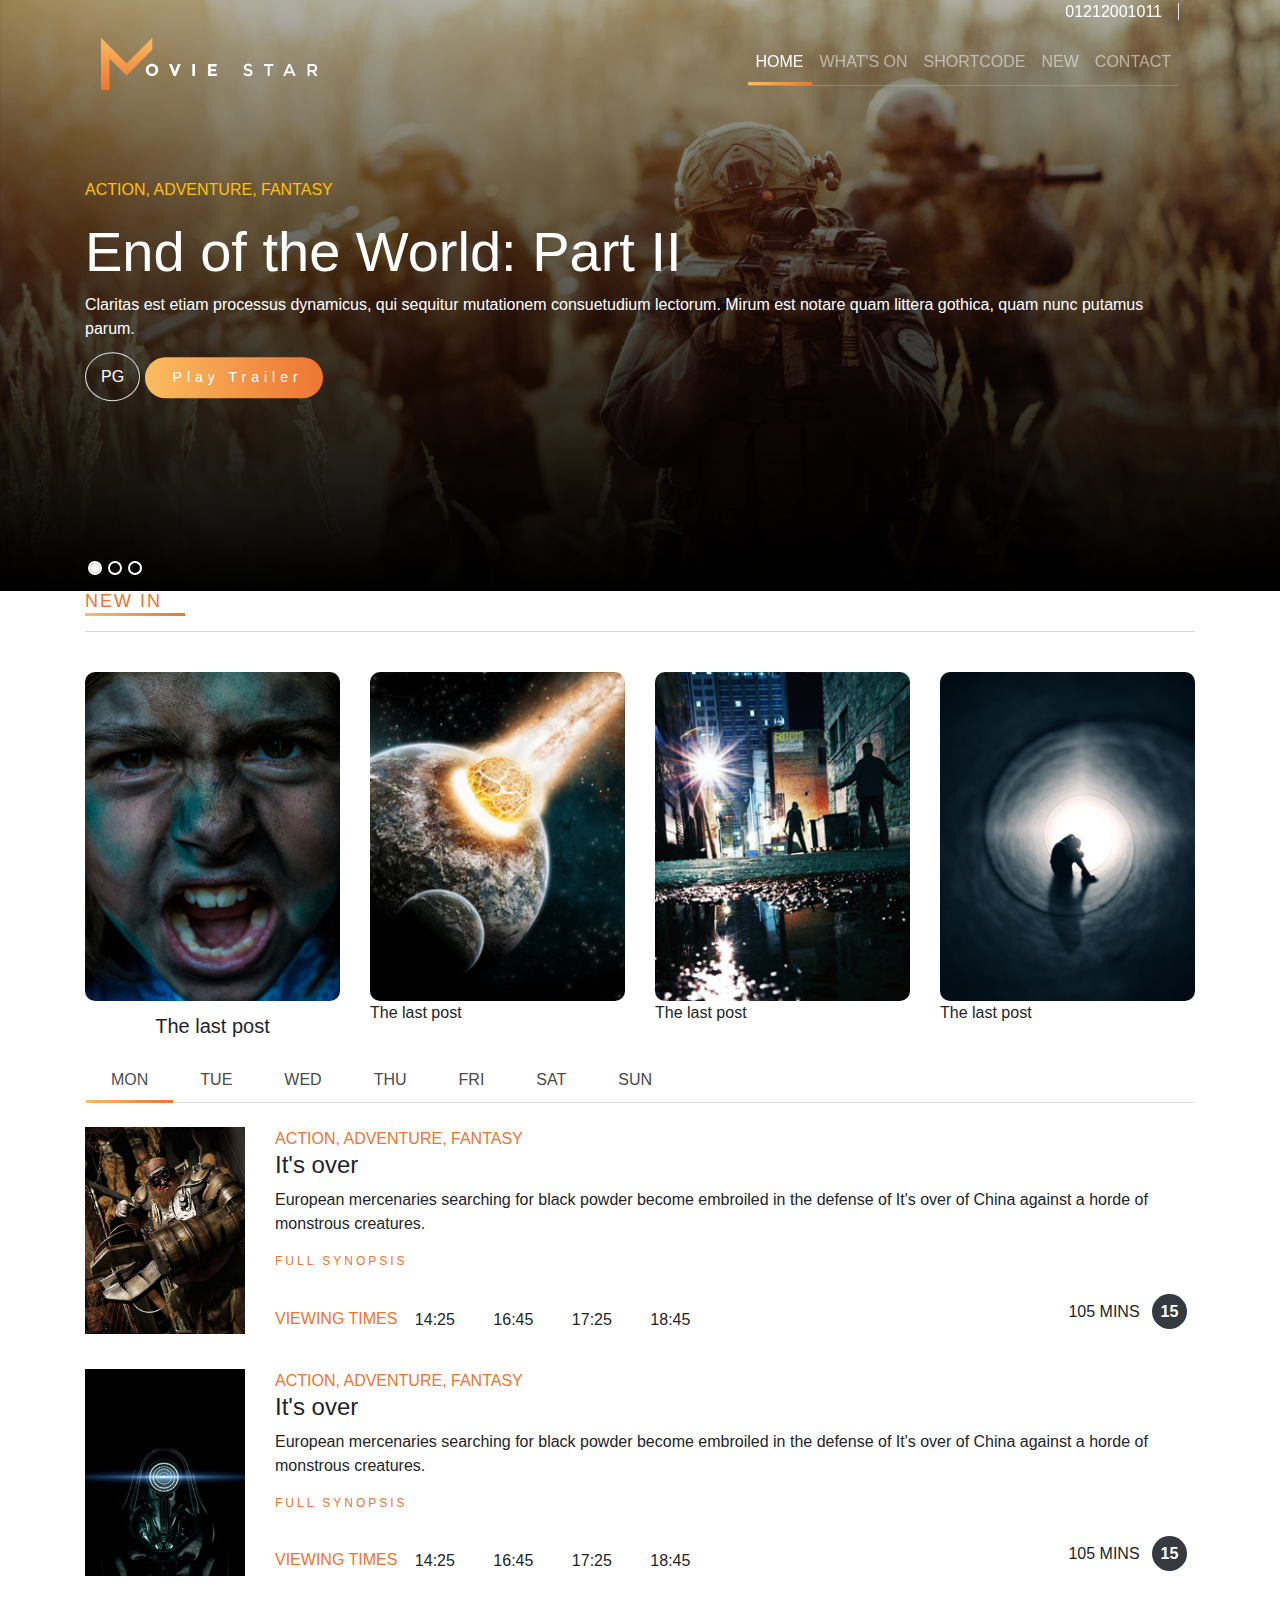
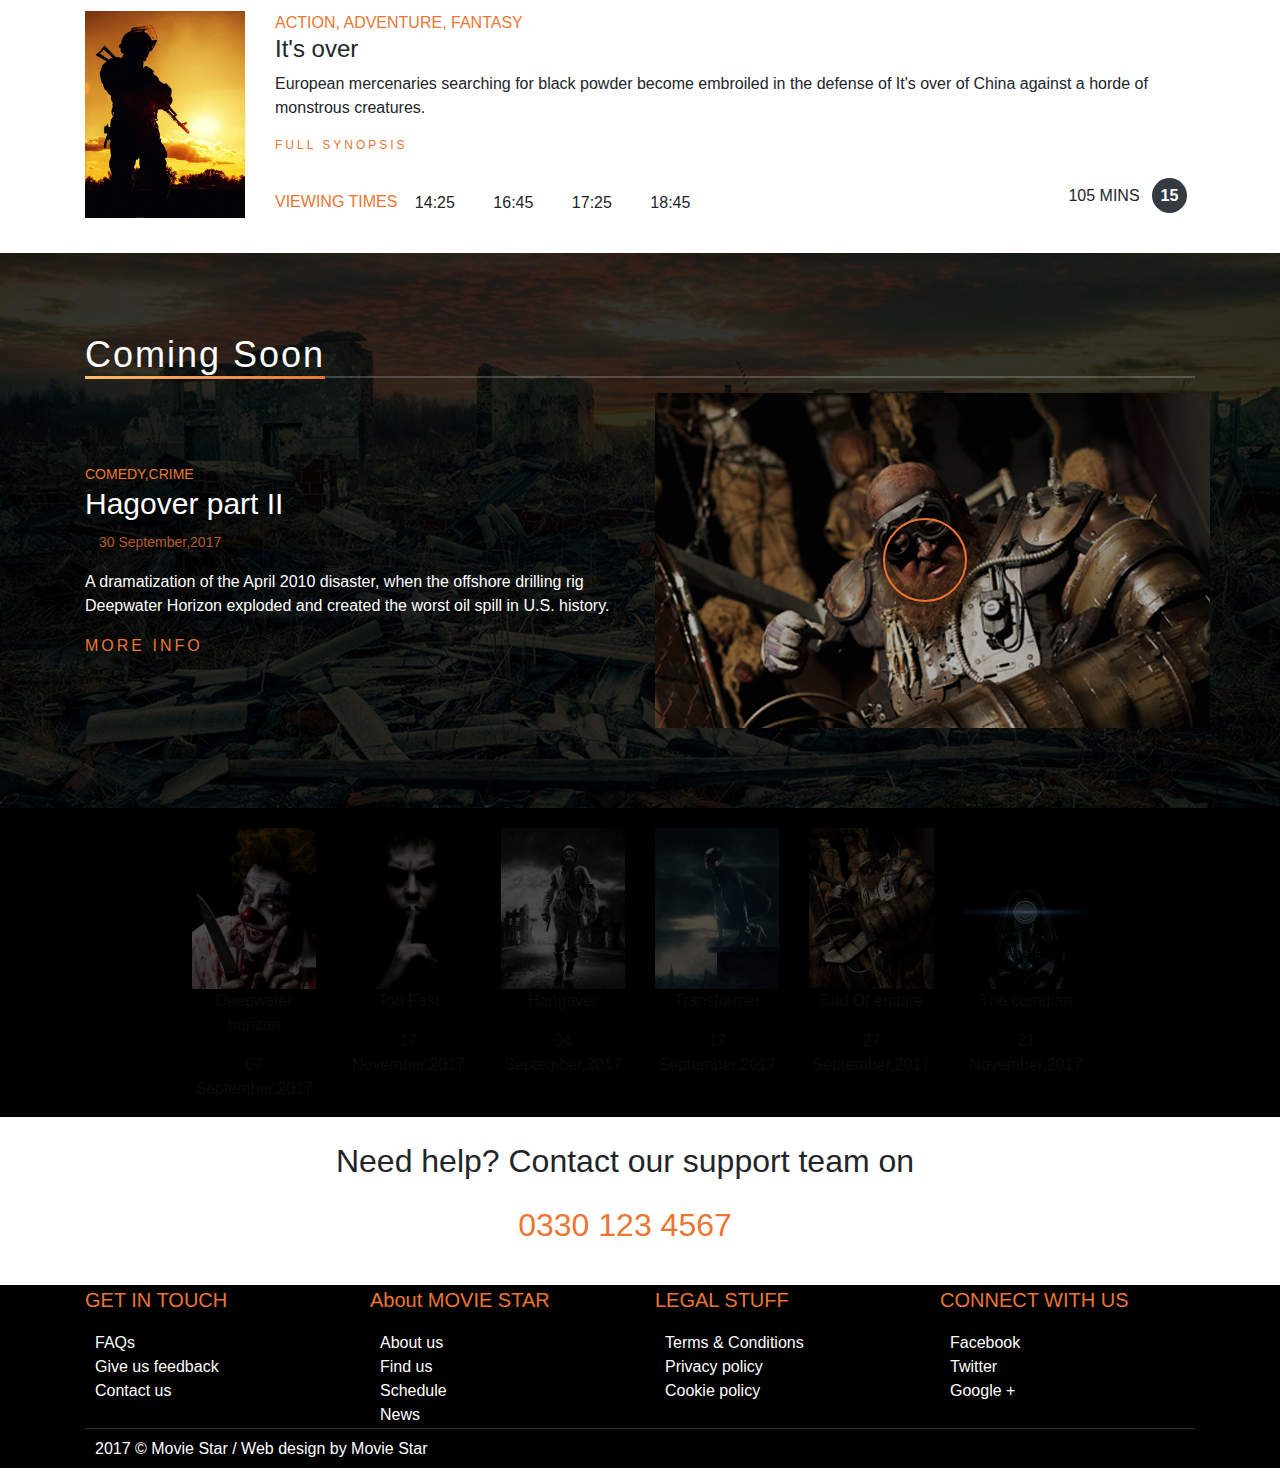
<file: index.html>
<!DOCTYPE html>
<html lang="en">

<head>
  <meta charset="UTF-8">
  <meta name="viewport" content="width=device-width, initial-scale=1.0">
  <title>Movie</title>
  <!-- main css  -->
  <link rel="stylesheet" href="./css/index.css">
  <link rel="stylesheet" href="./css/magnific-popup.css">

  <!-- BS4 _CSS  -->
  <link rel="stylesheet" href="https://stackpath.bootstrapcdn.com/bootstrap/4.5.2/css/bootstrap.min.css"
    integrity="sha384-JcKb8q3iqJ61gNV9KGb8thSsNjpSL0n8PARn9HuZOnIxN0hoP+VmmDGMN5t9UJ0Z" crossorigin="anonymous">
  <!-- font google  -->
  <link href="https://fonts.googleapis.com/css2?family=Roboto+Condensed:wght@300;400;700&display=swap" rel="stylesheet">
  <!-- font awesome  -->
  <link rel="stylesheet" href="https://cdnjs.cloudflare.com/ajax/libs/font-awesome/5.14.0/css/all.min.css"
    integrity="sha512-1PKOgIY59xJ8Co8+NE6FZ+LOAZKjy+KY8iq0G4B3CyeY6wYHN3yt9PW0XpSriVlkMXe40PTKnXrLnZ9+fkDaog=="
    crossorigin="anonymous" />
</head>

<body>
  <header class=" header">
    <div class="container">
      <p class=" text-white text-right mb-0">
        <i class="fas fa-phone-alt"></i>
        <span class="mx-3 border-right pr-3">01212001011</span>
        <i class="fa fa-search"></i>
      </p>
      <nav class="navbar navbar-expand-lg navbar-dark ">
        <a class="navbar-brand" href="#">
          <img src="./img/logo.svg" alt=""></a>
        <button class="navbar-toggler" type="button" data-toggle="collapse" data-target="#movieNavBar"
          aria-controls="navbarSupportedContent" aria-expanded="false" aria-label="Toggle navigation">
          <span class="navbar-toggler-icon"></span>
        </button>

        <div class="collapse navbar-collapse" id="movieNavBar">
          <ul class="navbar-nav ml-auto ">
            <li class="nav-item active">
              <a class="nav-link" href="#">HOME</a>
            </li>
            <li class="nav-item">
              <a class="nav-link" href="#">WHAT'S ON</a>
            </li>
            <li class="nav-item">
              <a class="nav-link" href="#">SHORTCODE</a>
            </li>
            <li class="nav-item">
              <a class="nav-link" href="#">NEW</a>
            </li>
            <li class="nav-item">
              <a class="nav-link" href="#">CONTACT</a>
            </li>


          </ul>

        </div>
      </nav>
      <!-- <p class="bg-dark text-white text-right container-fluid">
        <i class="fas fa-phone-alt"></i>
    <span>01212001011</span>
    <i class="fa fa-search"></i>
    </p> -->
    </div>
  </header>
  <section class="movieCarousel">
    <!-- data-ride="carousel"  -->
    <div id="carouselMovie" class="carousel slide carousel-fade" data-ride="carousel">
      <ol class="container carousel-indicators">
        <li data-target="#carouselMovie" data-slide-to="0" class="active"></li>
        <li data-target="#carouselMovie" data-slide-to="1"></li>
        <li data-target="#carouselMovie" data-slide-to="2"></li>
      </ol>
      <div class="carousel-inner">
        <div class="carousel-item active">
          <img src="./img/hero-1.jpg" class="d-block w-100" alt="...">
          <div class="container  carousel-caption d-none d-md-block">
            <p class="text-warning">ACTION, ADVENTURE, FANTASY</p>
            <h2 class="display-4">End of the World: Part II</h2>
            <p>Claritas est etiam processus dynamicus, qui sequitur mutationem consuetudium lectorum. Mirum est notare
              quam littera gothica, quam nunc putamus parum.</p>
            <div>
              <span class="border rounded-circle  ">PG</span>
              <button class="btn-trailer"><i class="fa fa-play mr-2"></i>Play Trailer</button>
            </div>
          </div>
          <div class="overlay"></div>
        </div>
        <div class="carousel-item">
          <img src="./img/hero-2.jpg" class="d-block w-100" alt="...">
          <div class="carousel-caption d-none d-md-block">
            <p>ACTION, ADVENTURE, FANTASY</p>
            <h2>End of the World: Part II</h2>
            <p>Claritas est etiam processus dynamicus, qui sequitur mutationem consuetudium lectorum. Mirum est notare
              quam littera gothica, quam nunc putamus parum.</p>
            <div>
              <span class="border rounded-circle"   >PG</span>
              <button class="btn-trailer"><i class="fa fa-play"></i>Play Trailer</button>
            </div>
          </div>
          <div class="overlay"></div>


        </div>
        <div class="carousel-item">
          <img src="./img/hero-3.jpg" class="d-block w-100" alt="...">
          <div class="carousel-caption d-none d-md-block">
            <p>ACTION, ADVENTURE, FANTASY</p>
            <h2>End of the World: Part II</h2>
            <p>Claritas est etiam processus dynamicus, qui sequitur mutationem consuetudium lectorum. Mirum est notare
              quam littera gothica, quam nunc putamus parum.</p>
            <div>
              <span class="border rounded-circle"  >PG</span>
              <button class="btn-trailer"><i class="fa fa-play"></i>Play Trailer</button>
            </div>
          </div>
          <div class="overlay"></div>

        </div>
      </div>
     
    </div>
  </section>
  <section class="newIn">
    <div class="container">
      <h1 class="newIn__title">NEW IN</h1>
      <div class="row">
        <div class=" col-md-3 col-6   ">
          <div class="newIn__item">
            <div class="newIn__info">
              <img class="img-fluid" src="./img/movie-1.jpg" alt="">
              <div class="newIn__overlay"></div>
              <div class="newIn__detail">
                <i class="fa fa-play"></i>
                <a href="#">Read More</a>
                <p>Release: 7 Mar 2020</p>
              </div>
            </div>
            <p class="newIn__item__title">The last post</p>
            <p class="newIn__item__rating">
              <i class="fa fa-star"></i>
              <i class="fa fa-star"></i>
              <i class="fa fa-star"></i>
              <i class="fa fa-star"></i>
              <i class="fa fa-star"></i>
            </p>
          </div>



        </div>
        <div class=" col-md-3 col-6  ">
          <div class="newIn__item">
            <div class="newIn__info">
              <img class="img-fluid"  src="./img/movie-2.jpg" alt="">
              <div class="newIn__overlay"></div>
              <div class="newIn__detail">
                <i class="fa fa-play"></i>
                <a href="#">Read More</a>
                <p>Release: 7 Mar 2020</p>
              </div>
            </div>
            <p>The last post</p>
            <p>
              <i class="fa fa-star"></i>
              <i class="fa fa-star"></i>
              <i class="fa fa-star"></i>
              <i class="fa fa-star"></i>
              <i class="fa fa-star"></i>
            </p>
          </div>



        </div>

        <div class=" col-md-3 col-6  ">
          <div class="newIn__item">
            <div class="newIn__info">
              <img class="img-fluid" src="./img/movie-3.jpg" alt="">
              <div class="newIn__overlay"></div>
              <div class="newIn__detail">
                <i class="fa fa-play"></i>
                <a href="#">Read More</a>
                <p>Release: 7 Mar 2020</p>
              </div>
            </div>
            <p>The last post</p>
            <p>
              <i class="fa fa-star"></i>
              <i class="fa fa-star"></i>
              <i class="fa fa-star"></i>
              <i class="fa fa-star"></i>
              <i class="fa fa-star"></i>
            </p>
          </div>



        </div>

        <div class=" col-md-3 col-6">
          <div class="newIn__item">
            <div class="newIn__info">
              <img class="img-fluid" src="./img/movie-4.jpg" alt="">
              <div class="newIn__overlay"></div>
              <div class="newIn__detail">
                <i class="fa fa-play"></i>
                <a href="#">Read More</a>
                <p>Release: 7 Mar 2020</p>
              </div>
            </div>
            <p>The last post</p>
            <p>
              <i class="fa fa-star"></i>
              <i class="fa fa-star"></i>
              <i class="fa fa-star"></i>
              <i class="fa fa-star"></i>
              <i class="fa fa-star"></i>
            </p>
          </div>



        </div>




      </div>
    </div>
  </section>
  <section class="showTime">
    <div class="container">

      <ul class="nav nav-tabs" id="myTab" role="tablist">
        <li class="nav-item" role="presentation">
          <a class="nav-link active" id="home-tab" data-toggle="tab" href="#mon" role="tab" aria-controls="home"
            aria-selected="true">MON</a>
        </li>

        <li class="nav-item" role="presentation">
          <a class="nav-link " id="home-tab" data-toggle="tab" href="#tue" role="tab" aria-controls="home"
            aria-selected="true">TUE</a>
        </li>

        <li class="nav-item" role="presentation">
          <a class="nav-link " id="home-tab" data-toggle="tab" href="#wen" role="tab" aria-controls="home"
            aria-selected="true">WED</a>
        </li>

        <li class="nav-item" role="presentation">
          <a class="nav-link " id="home-tab" data-toggle="tab" href="#thur" role="tab" aria-controls="home"
            aria-selected="true">THU</a>
        </li>

        <li class="nav-item" role="presentation">
          <a class="nav-link " id="home-tab" data-toggle="tab" href="#fri" role="tab" aria-controls="home"
            aria-selected="true">FRI</a>
        </li>

        <li class="nav-item" role="presentation">
          <a class="nav-link " id="home-tab" data-toggle="tab" href="#sat" role="tab" aria-controls="home"
            aria-selected="true">SAT</a>
        </li>

        <li class="nav-item" role="presentation">
          <a class="nav-link " id="home-tab" data-toggle="tab" href="#sun" role="tab" aria-controls="home"
            aria-selected="true">SUN</a>
        </li>
      </ul>
      <div class="tab-content" id="myTabContent">
         <div class="tab-pane fade show active" id="mon" role="tabpanel" aria-labelledby="profile-tab">
           <div class="row showTime__movie my-4">
             <div class="col-2">
               <img src="./img/movie-11.jpg" class="img-fluid" alt="">
             </div>
             <div class="col-10">
               <div class="showTime__detail ">
                 <span>ACTION, ADVENTURE, FANTASY</span>
                 <h1 class="display-4">It's over</h1>
                 <p>European mercenaries searching for black powder become embroiled in the defense of It's over of China against a horde of monstrous creatures.</p>
                 <a class="d-block mb-4" href="#">FULL SYNOPSIS 
                   <i class="fa fa-angle-right"></i></a>
                 <div class="showTime__list d-flex justify-content-between align-items-center">
                   <div>
                    <i class="fa fa-clock"></i>
                    <span >VIEWING TIMES</span>
                    <button class="btn mr-2">14:25</button>
                    <button class="btn mr-2">16:45</button>
                    <button class="btn mr-2">17:25</button>
                    <button class="btn mr-2">18:45</button>
                   </div>
                   <p class="showTime__lenght mr-2">105 MINS <span class="d-inline-block bg-dark text-white font-weight-bold ml-2">15</span></p>
                 </div>
               </div>


             </div>
           </div>
           <div class="row showTime__movie my-4">
            <div class="col-2">
              <img src="./img/movie-12.jpg" class="img-fluid" alt="">
            </div>
            <div class="col-10">
              <div class="showTime__detail ">
                <span>ACTION, ADVENTURE, FANTASY</span>
                <h1 class="display-4">It's over</h1>
                <p>European mercenaries searching for black powder become embroiled in the defense of It's over of China against a horde of monstrous creatures.</p>
                <a class="d-block mb-4" href="#">FULL SYNOPSIS 
                  <i class="fa fa-angle-right"></i></a>
                <div class="showTime__list d-flex justify-content-between align-items-center">
                  <div>
                   <i class="fa fa-clock"></i>
                   <span >VIEWING TIMES</span>
                   <button class="btn mr-2">14:25</button>
                   <button class="btn mr-2">16:45</button>
                   <button class="btn mr-2">17:25</button>
                   <button class="btn mr-2">18:45</button>
                  </div>
                  <p class="showTime__lenght mr-2">105 MINS <span class="d-inline-block bg-dark text-white font-weight-bold ml-2">15</span></p>
                </div>
              </div>


            </div>
          </div>
          <div class="row showTime__movie my-4">
            <div class="col-2">
              <img src="./img/movie-13.jpg" class="img-fluid" alt="">
            </div>
            <div class="col-10">
              <div class="showTime__detail ">
                <span>ACTION, ADVENTURE, FANTASY</span>
                <h1 class="display-4">It's over</h1>
                <p>European mercenaries searching for black powder become embroiled in the defense of It's over of China against a horde of monstrous creatures.</p>
                <a class="d-block mb-4" href="#">FULL SYNOPSIS 
                  <i class="fa fa-angle-right"></i></a>
                <div class="showTime__list d-flex justify-content-between align-items-center">
                  <div>
                   <i class="fa fa-clock"></i>
                   <span >VIEWING TIMES</span>
                   <button class="btn mr-2">14:25</button>
                   <button class="btn mr-2">16:45</button>
                   <button class="btn mr-2">17:25</button>
                   <button class="btn mr-2">18:45</button>
                  </div>
                  <p class="showTime__lenght mr-2">105 MINS <span class="d-inline-block bg-dark text-white font-weight-bold ml-2">15</span></p>
                </div>
              </div>


            </div>
          </div>
         </div>
         <div class="tab-pane fade" id="tue" role="tabpanel" aria-labelledby="profile-tab">
          <div class="row showTime__movie my-4">
            <div class="col-2">
              <img src="./img/movie-12.jpg" class="img-fluid" alt="">
            </div>
            <div class="col-10">
              <div class="showTime__detail ">
                <span>ACTION, ADVENTURE, FANTASY</span>
                <h1 class="display-4">It's over</h1>
                <p>European mercenaries searching for black powder become embroiled in the defense of It's over of China against a horde of monstrous creatures.</p>
                <a class="d-block mb-4" href="#">FULL SYNOPSIS 
                  <i class="fa fa-angle-right"></i></a>
                <div class="showTime__list d-flex justify-content-between align-items-center">
                  <div>
                   <i class="fa fa-clock"></i>
                   <span >VIEWING TIMES</span>
                   <button class="btn mr-2">14:25</button>
                   <button class="btn mr-2">16:45</button>
                   <button class="btn mr-2">17:25</button>
                   <button class="btn mr-2">18:45</button>
                  </div>
                  <p class="showTime__lenght mr-2">105 MINS <span class="d-inline-block bg-dark text-white font-weight-bold ml-2">15</span></p>
                </div>
              </div>


            </div>
          </div>

          <div class="row showTime__movie my-4">
            <div class="col-2">
              <img src="./img/movie-11.jpg" class="img-fluid" alt="">
            </div>
            <div class="col-10">
              <div class="showTime__detail ">
                <span>ACTION, ADVENTURE, FANTASY</span>
                <h1 class="display-4">It's over</h1>
                <p>European mercenaries searching for black powder become embroiled in the defense of It's over of China against a horde of monstrous creatures.</p>
                <a class="d-block mb-4" href="#">FULL SYNOPSIS 
                  <i class="fa fa-angle-right"></i></a>
                <div class="showTime__list d-flex justify-content-between align-items-center">
                  <div>
                   <i class="fa fa-clock"></i>
                   <span >VIEWING TIMES</span>
                   <button class="btn mr-2">14:25</button>
                   <button class="btn mr-2">16:45</button>
                   <button class="btn mr-2">17:25</button>
                   <button class="btn mr-2">18:45</button>
                  </div>
                  <p class="showTime__lenght mr-2">105 MINS <span class="d-inline-block bg-dark text-white font-weight-bold ml-2">15</span></p>
                </div>
              </div>


            </div>
          </div>

          <div class="row showTime__movie my-4">
            <div class="col-2">
              <img src="./img/movie-13.jpg" class="img-fluid" alt="">
            </div>
            <div class="col-10">
              <div class="showTime__detail ">
                <span>ACTION, ADVENTURE, FANTASY</span>
                <h1 class="display-4">It's over</h1>
                <p>European mercenaries searching for black powder become embroiled in the defense of It's over of China against a horde of monstrous creatures.</p>
                <a class="d-block mb-4" href="#">FULL SYNOPSIS 
                  <i class="fa fa-angle-right"></i></a>
                <div class="showTime__list d-flex justify-content-between align-items-center">
                  <div>
                   <i class="fa fa-clock"></i>
                   <span >VIEWING TIMES</span>
                   <button class="btn mr-2">14:25</button>
                   <button class="btn mr-2">16:45</button>
                   <button class="btn mr-2">17:25</button>
                   <button class="btn mr-2">18:45</button>
                  </div>
                  <p class="showTime__lenght mr-2">105 MINS <span class="d-inline-block bg-dark text-white font-weight-bold ml-2">15</span></p>
                </div>
              </div>


            </div>
          </div>

         </div>
         <div class="tab-pane fade" id="wen" role="tabpanel" aria-labelledby="profile-tab">
          <div class="row showTime__movie my-4">
            <div class="col-2">
              <img src="./img/movie-11.jpg" class="img-fluid" alt="">
            </div>
            <div class="col-10">
              <div class="showTime__detail ">
                <span>ACTION, ADVENTURE, FANTASY</span>
                <h1 class="display-4">It's over</h1>
                <p>European mercenaries searching for black powder become embroiled in the defense of It's over of China against a horde of monstrous creatures.</p>
                <a class="d-block mb-4" href="#">FULL SYNOPSIS 
                  <i class="fa fa-angle-right"></i></a>
                <div class="showTime__list d-flex justify-content-between align-items-center">
                  <div>
                   <i class="fa fa-clock"></i>
                   <span >VIEWING TIMES</span>
                   <button class="btn mr-2">14:25</button>
                   <button class="btn mr-2">16:45</button>
                   <button class="btn mr-2">17:25</button>
                   <button class="btn mr-2">18:45</button>
                  </div>
                  <p class="showTime__lenght mr-2">105 MINS <span class="d-inline-block bg-dark text-white font-weight-bold ml-2">15</span></p>
                </div>
              </div>


            </div>
          </div>
          <div class="row showTime__movie my-4">
           <div class="col-2">
             <img src="./img/movie-12.jpg" class="img-fluid" alt="">
           </div>
           <div class="col-10">
             <div class="showTime__detail ">
               <span>ACTION, ADVENTURE, FANTASY</span>
               <h1 class="display-4">It's over</h1>
               <p>European mercenaries searching for black powder become embroiled in the defense of It's over of China against a horde of monstrous creatures.</p>
               <a class="d-block mb-4" href="#">FULL SYNOPSIS 
                 <i class="fa fa-angle-right"></i></a>
               <div class="showTime__list d-flex justify-content-between align-items-center">
                 <div>
                  <i class="fa fa-clock"></i>
                  <span >VIEWING TIMES</span>
                  <button class="btn mr-2">14:25</button>
                  <button class="btn mr-2">16:45</button>
                  <button class="btn mr-2">17:25</button>
                  <button class="btn mr-2">18:45</button>
                 </div>
                 <p class="showTime__lenght mr-2">105 MINS <span class="d-inline-block bg-dark text-white font-weight-bold ml-2">15</span></p>
               </div>
             </div>


           </div>
         </div>
         <div class="row showTime__movie my-4">
           <div class="col-2">
             <img src="./img/movie-13.jpg" class="img-fluid" alt="">
           </div>
           <div class="col-10">
             <div class="showTime__detail ">
               <span>ACTION, ADVENTURE, FANTASY</span>
               <h1 class="display-4">It's over</h1>
               <p>European mercenaries searching for black powder become embroiled in the defense of It's over of China against a horde of monstrous creatures.</p>
               <a class="d-block mb-4" href="#">FULL SYNOPSIS 
                 <i class="fa fa-angle-right"></i></a>
               <div class="showTime__list d-flex justify-content-between align-items-center">
                 <div>
                  <i class="fa fa-clock"></i>
                  <span >VIEWING TIMES</span>
                  <button class="btn mr-2">14:25</button>
                  <button class="btn mr-2">16:45</button>
                  <button class="btn mr-2">17:25</button>
                  <button class="btn mr-2">18:45</button>
                 </div>
                 <p class="showTime__lenght mr-2">105 MINS <span class="d-inline-block bg-dark text-white font-weight-bold ml-2">15</span></p>
               </div>
             </div>


           </div>
         </div>
         </div>
         <div class="tab-pane fade" id="thur" role="tabpanel" aria-labelledby="profile-tab"><div class="row showTime__movie my-4">
          <div class="col-2">
            <img src="./img/movie-11.jpg" class="img-fluid" alt="">
          </div>
          <div class="col-10">
            <div class="showTime__detail ">
              <span>ACTION, ADVENTURE, FANTASY</span>
              <h1 class="display-4">It's over</h1>
              <p>European mercenaries searching for black powder become embroiled in the defense of It's over of China against a horde of monstrous creatures.</p>
              <a class="d-block mb-4" href="#">FULL SYNOPSIS 
                <i class="fa fa-angle-right"></i></a>
              <div class="showTime__list d-flex justify-content-between align-items-center">
                <div>
                 <i class="fa fa-clock"></i>
                 <span >VIEWING TIMES</span>
                 <button class="btn mr-2">14:25</button>
                 <button class="btn mr-2">16:45</button>
                 <button class="btn mr-2">17:25</button>
                 <button class="btn mr-2">18:45</button>
                </div>
                <p class="showTime__lenght mr-2">105 MINS <span class="d-inline-block bg-dark text-white font-weight-bold ml-2">15</span></p>
              </div>
            </div>


          </div>
        </div>
        <div class="row showTime__movie my-4">
         <div class="col-2">
           <img src="./img/movie-12.jpg" class="img-fluid" alt="">
         </div>
         <div class="col-10">
           <div class="showTime__detail ">
             <span>ACTION, ADVENTURE, FANTASY</span>
             <h1 class="display-4">It's over</h1>
             <p>European mercenaries searching for black powder become embroiled in the defense of It's over of China against a horde of monstrous creatures.</p>
             <a class="d-block mb-4" href="#">FULL SYNOPSIS 
               <i class="fa fa-angle-right"></i></a>
             <div class="showTime__list d-flex justify-content-between align-items-center">
               <div>
                <i class="fa fa-clock"></i>
                <span >VIEWING TIMES</span>
                <button class="btn mr-2">14:25</button>
                <button class="btn mr-2">16:45</button>
                <button class="btn mr-2">17:25</button>
                <button class="btn mr-2">18:45</button>
               </div>
               <p class="showTime__lenght mr-2">105 MINS <span class="d-inline-block bg-dark text-white font-weight-bold ml-2">15</span></p>
             </div>
           </div>


         </div>
       </div>
       <div class="row showTime__movie my-4">
         <div class="col-2">
           <img src="./img/movie-13.jpg" class="img-fluid" alt="">
         </div>
         <div class="col-10">
           <div class="showTime__detail ">
             <span>ACTION, ADVENTURE, FANTASY</span>
             <h1 class="display-4">It's over</h1>
             <p>European mercenaries searching for black powder become embroiled in the defense of It's over of China against a horde of monstrous creatures.</p>
             <a class="d-block mb-4" href="#">FULL SYNOPSIS 
               <i class="fa fa-angle-right"></i></a>
             <div class="showTime__list d-flex justify-content-between align-items-center">
               <div>
                <i class="fa fa-clock"></i>
                <span >VIEWING TIMES</span>
                <button class="btn mr-2">14:25</button>
                <button class="btn mr-2">16:45</button>
                <button class="btn mr-2">17:25</button>
                <button class="btn mr-2">18:45</button>
               </div>
               <p class="showTime__lenght mr-2">105 MINS <span class="d-inline-block bg-dark text-white font-weight-bold ml-2">15</span></p>
             </div>
           </div>


         </div>
       </div></div>
         <div class="tab-pane fade" id="fri" role="tabpanel" aria-labelledby="profile-tab"><div class="row showTime__movie my-4">
          <div class="col-2">
            <img src="./img/movie-11.jpg" class="img-fluid" alt="">
          </div>
          <div class="col-10">
            <div class="showTime__detail ">
              <span>ACTION, ADVENTURE, FANTASY</span>
              <h1 class="display-4">It's over</h1>
              <p>European mercenaries searching for black powder become embroiled in the defense of It's over of China against a horde of monstrous creatures.</p>
              <a class="d-block mb-4" href="#">FULL SYNOPSIS 
                <i class="fa fa-angle-right"></i></a>
              <div class="showTime__list d-flex justify-content-between align-items-center">
                <div>
                 <i class="fa fa-clock"></i>
                 <span >VIEWING TIMES</span>
                 <button class="btn mr-2">14:25</button>
                 <button class="btn mr-2">16:45</button>
                 <button class="btn mr-2">17:25</button>
                 <button class="btn mr-2">18:45</button>
                </div>
                <p class="showTime__lenght mr-2">105 MINS <span class="d-inline-block bg-dark text-white font-weight-bold ml-2">15</span></p>
              </div>
            </div>


          </div>
        </div>
        <div class="row showTime__movie my-4">
         <div class="col-2">
           <img src="./img/movie-12.jpg" class="img-fluid" alt="">
         </div>
         <div class="col-10">
           <div class="showTime__detail ">
             <span>ACTION, ADVENTURE, FANTASY</span>
             <h1 class="display-4">It's over</h1>
             <p>European mercenaries searching for black powder become embroiled in the defense of It's over of China against a horde of monstrous creatures.</p>
             <a class="d-block mb-4" href="#">FULL SYNOPSIS 
               <i class="fa fa-angle-right"></i></a>
             <div class="showTime__list d-flex justify-content-between align-items-center">
               <div>
                <i class="fa fa-clock"></i>
                <span >VIEWING TIMES</span>
                <button class="btn mr-2">14:25</button>
                <button class="btn mr-2">16:45</button>
                <button class="btn mr-2">17:25</button>
                <button class="btn mr-2">18:45</button>
               </div>
               <p class="showTime__lenght mr-2">105 MINS <span class="d-inline-block bg-dark text-white font-weight-bold ml-2">15</span></p>
             </div>
           </div>


         </div>
       </div>
       <div class="row showTime__movie my-4">
         <div class="col-2">
           <img src="./img/movie-13.jpg" class="img-fluid" alt="">
         </div>
         <div class="col-10">
           <div class="showTime__detail ">
             <span>ACTION, ADVENTURE, FANTASY</span>
             <h1 class="display-4">It's over</h1>
             <p>European mercenaries searching for black powder become embroiled in the defense of It's over of China against a horde of monstrous creatures.</p>
             <a class="d-block mb-4" href="#">FULL SYNOPSIS 
               <i class="fa fa-angle-right"></i></a>
             <div class="showTime__list d-flex justify-content-between align-items-center">
               <div>
                <i class="fa fa-clock"></i>
                <span >VIEWING TIMES</span>
                <button class="btn mr-2">14:25</button>
                <button class="btn mr-2">16:45</button>
                <button class="btn mr-2">17:25</button>
                <button class="btn mr-2">18:45</button>
               </div>
               <p class="showTime__lenght mr-2">105 MINS <span class="d-inline-block bg-dark text-white font-weight-bold ml-2">15</span></p>
             </div>
           </div>


         </div>
       </div></div>
         <div class="tab-pane fade" id="sat" role="tabpanel" aria-labelledby="profile-tab"><div class="row showTime__movie my-4">
          <div class="col-2">
            <img src="./img/movie-11.jpg" class="img-fluid" alt="">
          </div>
          <div class="col-10">
            <div class="showTime__detail ">
              <span>ACTION, ADVENTURE, FANTASY</span>
              <h1 class="display-4">It's over</h1>
              <p>European mercenaries searching for black powder become embroiled in the defense of It's over of China against a horde of monstrous creatures.</p>
              <a class="d-block mb-4" href="#">FULL SYNOPSIS 
                <i class="fa fa-angle-right"></i></a>
              <div class="showTime__list d-flex justify-content-between align-items-center">
                <div>
                 <i class="fa fa-clock"></i>
                 <span >VIEWING TIMES</span>
                 <button class="btn mr-2">14:25</button>
                 <button class="btn mr-2">16:45</button>
                 <button class="btn mr-2">17:25</button>
                 <button class="btn mr-2">18:45</button>
                </div>
                <p class="showTime__lenght mr-2">105 MINS <span class="d-inline-block bg-dark text-white font-weight-bold ml-2">15</span></p>
              </div>
            </div>


          </div>
        </div>
        <div class="row showTime__movie my-4">
         <div class="col-2">
           <img src="./img/movie-12.jpg" class="img-fluid" alt="">
         </div>
         <div class="col-10">
           <div class="showTime__detail ">
             <span>ACTION, ADVENTURE, FANTASY</span>
             <h1 class="display-4">It's over</h1>
             <p>European mercenaries searching for black powder become embroiled in the defense of It's over of China against a horde of monstrous creatures.</p>
             <a class="d-block mb-4" href="#">FULL SYNOPSIS 
               <i class="fa fa-angle-right"></i></a>
             <div class="showTime__list d-flex justify-content-between align-items-center">
               <div>
                <i class="fa fa-clock"></i>
                <span >VIEWING TIMES</span>
                <button class="btn mr-2">14:25</button>
                <button class="btn mr-2">16:45</button>
                <button class="btn mr-2">17:25</button>
                <button class="btn mr-2">18:45</button>
               </div>
               <p class="showTime__lenght mr-2">105 MINS <span class="d-inline-block bg-dark text-white font-weight-bold ml-2">15</span></p>
             </div>
           </div>


         </div>
       </div>
       <div class="row showTime__movie my-4">
         <div class="col-2">
           <img src="./img/movie-13.jpg" class="img-fluid" alt="">
         </div>
         <div class="col-10">
           <div class="showTime__detail ">
             <span>ACTION, ADVENTURE, FANTASY</span>
             <h1 class="display-4">It's over</h1>
             <p>European mercenaries searching for black powder become embroiled in the defense of It's over of China against a horde of monstrous creatures.</p>
             <a class="d-block mb-4" href="#">FULL SYNOPSIS 
               <i class="fa fa-angle-right"></i></a>
             <div class="showTime__list d-flex justify-content-between align-items-center">
               <div>
                <i class="fa fa-clock"></i>
                <span >VIEWING TIMES</span>
                <button class="btn mr-2">14:25</button>
                <button class="btn mr-2">16:45</button>
                <button class="btn mr-2">17:25</button>
                <button class="btn mr-2">18:45</button>
               </div>
               <p class="showTime__lenght mr-2">105 MINS <span class="d-inline-block bg-dark text-white font-weight-bold ml-2">15</span></p>
             </div>
           </div>


         </div>
       </div></div>
         <div class="tab-pane fade" id="sun" role="tabpanel" aria-labelledby="profile-tab"><div class="row showTime__movie my-4">
          <div class="col-2">
            <img src="./img/movie-11.jpg" class="img-fluid" alt="">
          </div>
          <div class="col-10">
            <div class="showTime__detail ">
              <span>ACTION, ADVENTURE, FANTASY</span>
              <h1 class="display-4">It's over</h1>
              <p>European mercenaries searching for black powder become embroiled in the defense of It's over of China against a horde of monstrous creatures.</p>
              <a class="d-block mb-4" href="#">FULL SYNOPSIS 
                <i class="fa fa-angle-right"></i></a>
              <div class="showTime__list d-flex justify-content-between align-items-center">
                <div>
                 <i class="fa fa-clock"></i>
                 <span >VIEWING TIMES</span>
                 <button class="btn mr-2">14:25</button>
                 <button class="btn mr-2">16:45</button>
                 <button class="btn mr-2">17:25</button>
                 <button class="btn mr-2">18:45</button>
                </div>
                <p class="showTime__lenght mr-2">105 MINS <span class="d-inline-block bg-dark text-white font-weight-bold ml-2">15</span></p>
              </div>
            </div>


          </div>
        </div>
        <div class="row showTime__movie my-4">
         <div class="col-2">
           <img src="./img/movie-12.jpg" class="img-fluid" alt="">
         </div>
         <div class="col-10">
           <div class="showTime__detail ">
             <span>ACTION, ADVENTURE, FANTASY</span>
             <h1 class="display-4">It's over</h1>
             <p>European mercenaries searching for black powder become embroiled in the defense of It's over of China against a horde of monstrous creatures.</p>
             <a class="d-block mb-4" href="#">FULL SYNOPSIS 
               <i class="fa fa-angle-right"></i></a>
             <div class="showTime__list d-flex justify-content-between align-items-center">
               <div>
                <i class="fa fa-clock"></i>
                <span >VIEWING TIMES</span>
                <button class="btn mr-2">14:25</button>
                <button class="btn mr-2">16:45</button>
                <button class="btn mr-2">17:25</button>
                <button class="btn mr-2">18:45</button>
               </div>
               <p class="showTime__lenght mr-2">105 MINS <span class="d-inline-block bg-dark text-white font-weight-bold ml-2">15</span></p>
             </div>
           </div>


         </div>
       </div>
       <div class="row showTime__movie my-4">
         <div class="col-2">
           <img src="./img/movie-13.jpg" class="img-fluid" alt="">
         </div>
         <div class="col-10">
           <div class="showTime__detail ">
             <span>ACTION, ADVENTURE, FANTASY</span>
             <h1 class="display-4">It's over</h1>
             <p>European mercenaries searching for black powder become embroiled in the defense of It's over of China against a horde of monstrous creatures.</p>
             <a class="d-block mb-4" href="#">FULL SYNOPSIS 
               <i class="fa fa-angle-right"></i></a>
             <div class="showTime__list d-flex justify-content-between align-items-center">
               <div>
                <i class="fa fa-clock"></i>
                <span >VIEWING TIMES</span>
                <button class="btn mr-2">14:25</button>
                <button class="btn mr-2">16:45</button>
                <button class="btn mr-2">17:25</button>
                <button class="btn mr-2">18:45</button>
               </div>
               <p class="showTime__lenght mr-2">105 MINS <span class="d-inline-block bg-dark text-white font-weight-bold ml-2">15</span></p>
             </div>
           </div>


         </div>
       </div> </div>
       </div>



    </div>
  </section>
  <section class="comingSoon">
    <div class="coming__bg">
    <div class="container">
      <h1 class="section-title line">Coming Soon</h1>
      <div class="row">
        <div class="col-6 d-flex align-items-center ">
          <div class="coming__detail text-white">
            <span>COMEDY,CRIME</span>
            <h1 class="display-4">Hagover part II</h1>
            <p>
              <i class="fa fa-star"></i>
              <i class="fa fa-star"></i>
              <i class="fa fa-star"></i>
              <i class="fa fa-star"></i>
              <i class="fa fa-star"></i>
              <span class="coming__date">
                <i class="fa fa-calendar"></i>
                30 September,2017 
              </span>
            </p>
            <p>A dramatization of the April 2010 disaster, when the offshore drilling rig Deepwater Horizon exploded and created the worst oil spill in U.S. history.</p>
            <a href="#">MORE INFO <i class="fa fa-angle-right"></i></a>
          </div>
        </div>
        <div class="col-6 col-xs-12 ">
          <div class="coming__trailer">
            <img src="./img/slide-3-video.png" alt="">
            <a class="video"  href="https://vimeo.com/201050698" title="Test title" ><i class="fa fa-play"></i></a>
          </div>
        </div>
      </div>
    </div>
      
    </div>
    <div class="coming__list">
      <div class="row">
        <div class=" col-md-2 col-6   ">
          <div class="coming__item">
            <div class="coming__info">
              <img class="img-fluid" src="./img/movie-6.jpg" alt="">
              <div class="coming__overlay"></div>
              
            </div>
            <p >Deepwater horizon</p>
            <p >
              07 September,2017
            </p>
          </div>



        </div>
        <div class=" col-md-2 col-6   ">
          <div class="coming__item">
            <div class="coming__info">
              <img class="img-fluid" src="./img/movie-7.jpg" alt="">
              <div class="coming__overlay"></div>
              
            </div>
            <p >Too Fast</p>
            <p >
              17 November,2017
            </p>
          </div>



        </div>
        <div class=" col-md-2 col-6   ">
          <div class="coming__item">
            <div class="coming__info">
              <img class="img-fluid" src="./img/movie-8.jpg" alt="">
              <div class="coming__overlay"></div>
              
            </div>
            <p >Hangover</p>
            <p >
              04 September,2017
            </p>
          </div>



        </div>
        <div class=" col-md-2 col-6   ">
          <div class="coming__item">
            <div class="coming__info">
              <img class="img-fluid" src="./img/movie-9.jpg" alt="">
              <div class="coming__overlay"></div>
              
            </div>
            <p >Transformer</p>
            <p >
              17 September,2017
            </p>
          </div>



        </div>
        <div class=" col-md-2 col-6   ">
          <div class="coming__item">
            <div class="coming__info">
              <img class="img-fluid" src="./img/movie-11.jpg" alt="">
              <div class="coming__overlay"></div>
              
            </div>
            <p >End Of empire</p>
            <p >
              27 September,2017
            </p>
          </div>



        </div>
        <div class=" col-md-2 col-6   ">
          <div class="coming__item">
            <div class="coming__info">
              <img class="img-fluid" src="./img/movie-12.jpg" alt="">
              <div class="coming__overlay"></div>
              
            </div>
            <p >The comdian</p>
            <p >
              21 November,2017
            </p>
          </div>



        </div>




      </div>
    </div>
  </section>
 
  <section class="contact">
    <div class="row container-fluid">
      <div class="col-12">
        <p>Need help? Contact our support team on</p>
        <p>0330 123 4567</p>
      </div>
    </div>
  </section>
  <footer>
  <div class="footer__content">
    <div class="container">
      <div class="row">
        
        <div class=" col-3  ">
          <p>GET IN TOUCH</p>
          <a href="#">FAQs</a><br>
          <a href="#">Give us feedback</a><br>
          <a href="#">Contact us</a><br>
        </div>
        <div class=" col-3  ">
          <p>About MOVIE STAR</p>
          <a href="#">About us</a><br>
          <a href="#">Find us</a><br>
          <a href="#">Schedule</a><br>
          <a href="#">News</a><br>
       
      </div>
      <div class=" col-3  ">
        <p>LEGAL STUFF</p>
        <a href="#">Terms & Conditions</a><br>
        <a href="#">Privacy policy</a><br>
        <a href="#">Cookie policy</a><br>
      </div>
      <div class=" col-3  ">
        <p>CONNECT WITH US</p>
        <a href="#"><span><i class="fab fa-facebook"></i> Facebook</span></a> <br>
        <a href="#"><span><i class="fab fa-twitter"></i>Twitter</span></a> <br>
        <a href="#"><span><i class="fab fa-google-plus"></i>Google +</span></a> <br>  
      </div>
    </div>
    <hr>
    <h6>2017 © Movie Star / Web design by Movie Star</h6>
  </div>
  </footer>





 
 
  

  <!-- thư viện hỗ trơ  -->
  <script src="https://code.jquery.com/jquery-3.5.1.min.js"
    integrity="sha256-9/aliU8dGd2tb6OSsuzixeV4y/faTqgFtohetphbbj0=" crossorigin="anonymous"></script>
  <script src="https://code.jquery.com/jquery-3.5.1.slim.min.js"
    integrity="sha384-DfXdz2htPH0lsSSs5nCTpuj/zy4C+OGpamoFVy38MVBnE+IbbVYUew+OrCXaRkfj"
    crossorigin="anonymous"></script>
  <script src="https://cdn.jsdelivr.net/npm/popper.js@1.16.1/dist/umd/popper.min.js"
    integrity="sha384-9/reFTGAW83EW2RDu2S0VKaIzap3H66lZH81PoYlFhbGU+6BZp6G7niu735Sk7lN"
    crossorigin="anonymous"></script>
  <script src="https://stackpath.bootstrapcdn.com/bootstrap/4.5.2/js/bootstrap.min.js"
    integrity="sha384-B4gt1jrGC7Jh4AgTPSdUtOBvfO8shuf57BaghqFfPlYxofvL8/KUEfYiJOMMV+rV"
    crossorigin="anonymous"></script>
    <script src="./js/jquery.magnific-popup.min.js"></script>
    <script>
      $(document).ready(function () {
        $('.video').magnificPopup({
          disableOn: 700,
          type: 'iframe',
          mainClass: 'mfp-fade',
          removalDelay: 160,
          preloader: false,
  
          fixedContentPos: false
        });
      });
    </script>
     
 
</body>

</html>
</file>
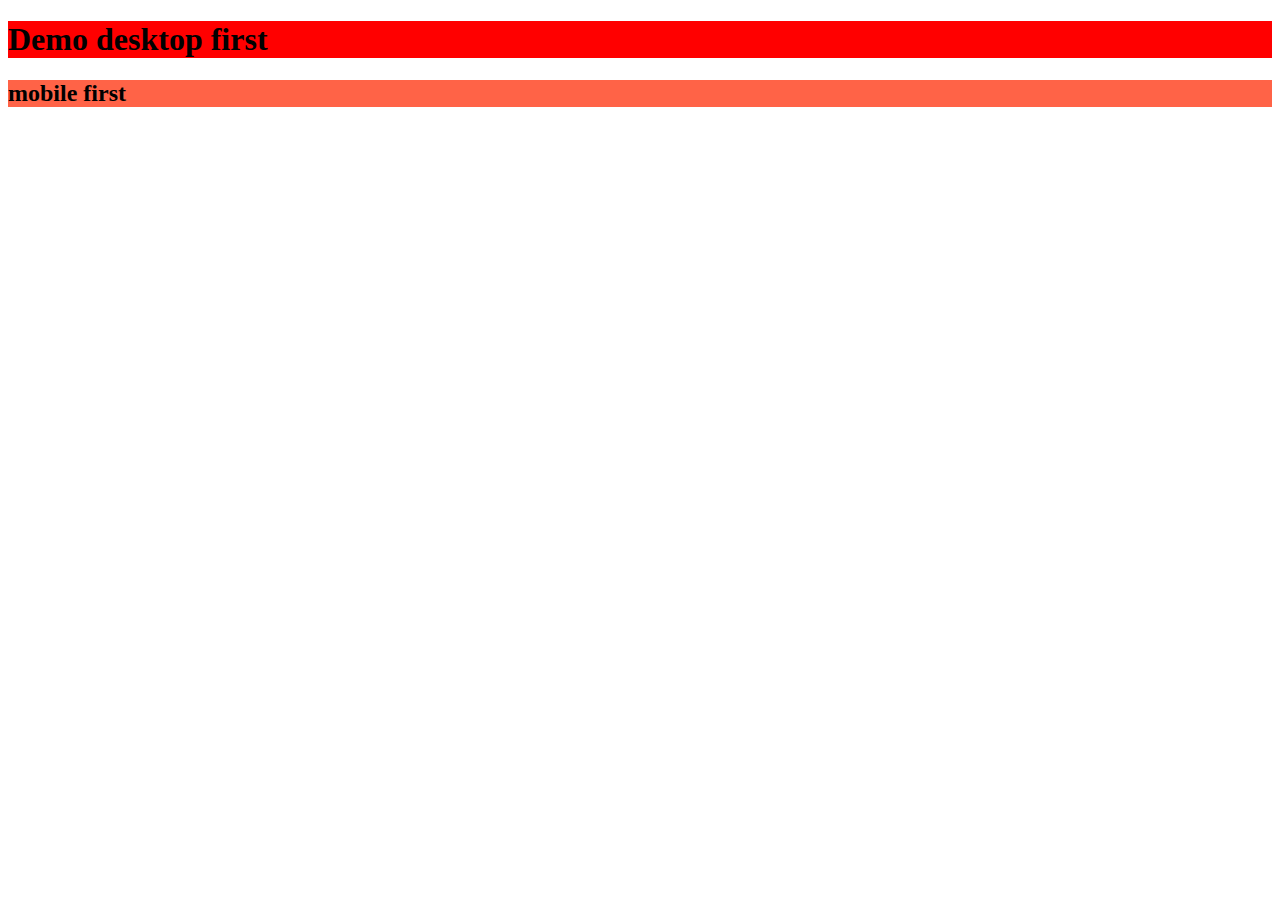
<file: demo.html>
<!DOCTYPE html>
<html lang="en">
<head>
    <meta charset="UTF-8">
    <meta name="viewport" content="width=device-width, initial-scale=1.0">
    <title>Document</title>
    <link rel="stylesheet" href="./css/demoResponesive.css">
</head>
<body>
    <h1>Demo desktop first</h1>
    <h2>mobile first</h2>

</body>
</html>
</file>
<file: css/index.css>
/* global  */
html,body{
    font-family: 'Roboto Condensed', sans-serif;
    
}
/* header  */
.header{
    position: absolute;
    top: 0;
    left: 0;
    z-index: 10;
    width: 100%;
}
#movieNavBar .navbar-nav{
    border-bottom: 1px solid rgba(255, 255, 255,0.2);

}
#movieNavBar .nav-item::after{
    content: '';
    width: 0;
    height: 3px;
    display: block;
    /* #fbbd61,#ec7532  */
    background: linear-gradient(to right,#fbbd61,#ec7532);
    transition: all 0.5s;
}
#movieNavBar .nav-item:hover::after{
width: 100%;
}
#movieNavBar .nav-item.active::after{
    width: 100%;
}

/* carousel */
#carouselMovie .carousel-caption{
    text-align: left;
}
#carouselMovie .carousel-caption{
    top: 50%;
    left: 50%;
    transform: translate(-50%,-50%);
}
#carouselMovie .carousel-indicators li{
    width: 10px;
    height: 10px;
    border-radius: 50%;
    border: 2px solid white;
    background-color: transparent;
    /* c1 background: transparent;   */
    /* c2 background-clip: border-box;  */
    opacity: 1;
}
#carouselMovie .carousel-indicators li.active{
    background-color: white;
    
}
#carouselMovie .carousel-indicators{
    justify-content: flex-start;
    left: 50%;
    transform: translateX(-50%);
    margin-left: 0;
    margin-right: 0;
    padding-left: 15px;
    padding-right: 15px;
}
.carousel-item span{
    padding: 15px;

    
}
#carouselMovie .btn-trailer{

background: linear-gradient(to right,#fbbd61,#ec7532);
border-radius: 200px;
border: none;
color: white;
font-size: 14px;
padding: 10px 20px;
letter-spacing: 5px;
outline: none;

}
#carouselMovie .overlay{
    position: absolute;
    top: 0;
    left: 0;
    width: 100%;
    height: 100%;
    background: linear-gradient(to top,#000000,transparent);
}
.newIn__title{
    font-size: 18px;
    color: #ec7532;
    letter-spacing: 2px;
    border-bottom: 1px solid #d8d8d8;
    padding-bottom: 15px;
    position: relative;
    margin-bottom: 40px;

    
}
.newIn__title::after{
    content: '';
    width: 100px;
    height: 3px;
    display: block;
    /* #fbbd61,#ec7532  */
    background: linear-gradient(to right,#fbbd61,#ec7532);
    transition: all 0.5s;
}
.newIn__info{
    position: relative;
    border-radius: 10px;
    overflow: hidden;

}
.newIn__detail{
    position: absolute;
    top: 50%;
    left: 50%;
    transform: translate(-50%,-50%) scale(0.8);
    width: 80%;
    text-align: center;
    visibility: hidden;
    opacity: 0;
    transition: all 0.5s;
    

}

.newIn__info:hover .newIn__detail{
    opacity: 1;
    visibility: visible;
    transform: translate(-50%,-50%) scale(1);
}
.newIn__detail i{
    width: 80px;
    height: 80px;
    border-radius: 50%;
    border: 1px solid #ffffff;
    color: #ffffff;
    text-align: center;
    line-height: 80px;
    display: block;
    margin: 0 auto;
}
.newIn__detail a{
    color:  #ffffff;
    letter-spacing: 3px;
    font-size: 14px;
    margin: 15px 0;
    display: inline-block;

}
.newIn__detail p{
    color: #ffffff;

}
.newIn__item__title{
    text-align: center;
    font-size: 20px;
    margin: 10px;

}
.newIn__item__rating{
    text-align: center;
    color: #ec7532;
}
.newIn__overlay{
    background: linear-gradient(to bottom,#fbbd61,#ec7532);
    position: absolute;
    width: 0;
    height: 100%;
    top: 0;
    left: -100px;
    transform: skewX(30deg) ;
    transition: all 0.5s;
    opacity: 0.9;
    

}
.newIn__info:hover .newIn__overlay{
    width: 250%;
}
.showTime .nav-tabs .nav-link.active{
    border-color: #ffffff;
    
}
.showTime .nav-link {
    color: #4a4a4a;
    padding: 10px 25px;
    
}
.showTime .nav-tabs .nav-link::after{
    content: '';
    width: 0;
    position: absolute;
    height: 3px;
    bottom: -1px;
  left: 0;
    display: block;
    /* #fbbd61,#ec7532  */
    background: linear-gradient(to right,#fbbd61,#ec7532);
    transition: all 0.5s;
}
/* .showTime .nav-tabs .nav-link.active::after{
   
    content: '';
    width: 0;
    
    position: absolute;
    height: 3px;
    display: block;
    /* #fbbd61,#ec7532  */
    /* background: linear-gradient(to right,#fbbd61,#ec7532);
    transition: all 0.5s;
} */ 
.showTime .nav-tabs .nav-link.active::after,
.showTime .nav-tabs .nav-link:hover::after {
  width: 100%;
}

.showTime .nav-tabs .nav-link:hover{
    border-color: #ffffff;
    border-bottom: #d8d8d8;
    
   
}
.showTime .nav-link {
    color: #4a4a4a;
    padding: 10px 25px;
    position: relative;
  }
  .showTime__detail h1{
      font-size: 24px;
  }
  .showTime__detail p{
      font-size: 16px;

  }
  .showTime__detail span{
      color: #ec7532;
  }
  .showTime__detail a{
      font-size: 12px;
      color: #ec7532;
      letter-spacing: 3px;
  }

.showTime__list i  .showTime__list span{
    font-size: 14px;
}
.showTime__lenght span{
    width: 35px;
    height: 35px;
    border-radius: 50%;
    line-height: 35px;
    text-align: center;
}
.comingSoon{
    background-color: black;
}
.coming__bg{
    padding: 80px 0;
    background-image: url(../img/slide-3.png);
    background-size: cover;
    background-position: center;
}
.line::after{
    content: '';
    width: 0;
    height: 3px;
    background: linear-gradient(to right,#fbbd6f,#ec7532);
    position: absolute;
    bottom: -3px;
    left: 0;
    display: inline-block;
    transition: all 0.5s;

}
.section-title{
    color: #ec7532;
    font-size: 36px;
    letter-spacing: 2px;
    margin-bottom: 15px;
    position: relative;

    
 

}
.mfp-title {
    position:absolute;
    color: #FFF;
    background: red;
  }
  

.coming__bg .section-title{
    color: white;
    border-bottom: 2px solid rgba(255, 255, 255,0.2);
}
.coming__bg .line::after{
    width: 240px;
}
.coming__detail span{
    font-size: 14px;
    color: #ec7532;
}
.coming__detail h1{
    font-size: 30px;

}
.coming__detail .fa-star{
    font-size: 14px;
    color: #fbbd61;
}
.coming__date{
    opacity: 0.75;
    font-size: 14px;
    margin-left: 14px;
}
.coming__date .fa-calendar{
    color: white;
}
.coming__detail a{
    color: #ec7532;
    letter-spacing: 3px;
}
.coming__trailer{
    position: relative;
}
.coming__trailer i{
    width: 84px;
    height: 84px;
    display: block;
    border: 2px solid #ec7532 ;
    border-radius: 50%;
    color: white;
    text-align: center;
    line-height: 84px;
    position: absolute;
    top: 50%;
    left: 50%;
   transform: translate(-50%,-50%);
}
.coming__list{
    width: 70%;
    margin: 20px auto;
    text-align: center;

}
.coming__item{
    position: relative;
}
.coming__info p{
    color: white;
}
.coming__overlay{
    background-color:black;
    top: 0;
    left: 0;
    width: 100%;
    height: 100%;
    position: absolute;
    opacity: 0.7;
    
}
.coming__overlay:focus{
    opacity: 0;
    
}

.coming__info:hover .coming__overlay{
    opacity: 0;
    
}
.coming__info:focus .coming__overlay{
    opacity: 0;
}

.contact{
    text-align: center;
    font-size: 32px;
    background-color: white;
    margin: 20px auto;
}
.contact p:last-child{
    color: #ec7532;
}
.footer__content{
    background-color: black;
}
.footer__content p{
    color: #ec7532;
    font-size: 20px;
}
.footer__content .col-3 a {
   color: white;
   text-decoration: none;
   transition: all 0.5s;
   padding: 10px;
  
    

}
.footer__content hr{
    width: 100%;
    margin: 0 auto;
    border-bottom: 1px solid rgba(255, 255, 255,0.2) ;
}
.footer__content a:hover{
    color: #ec7532;
}
.footer__content h6{
    color: white;
    padding: 10px;

}
@media screen and (max-width: 768px) {
    #movieNavBar .nav-item{
      text-align: center;
      height: 100%;
    }
  }
</file>
<file: css/demoResponesive.css>
/* desktop first  */
/* xây dựng wewbsite ở màn hình lớn trc rồi chỉnh dần cho màn hình nhỏ
 */

 /* mobile first xây dựng website ở màn hình nhỏ trc rồi chỉnh dần cho màn hính lớn hơn */
 
 h1{
     background-color: red;

 }
 /* type: screen, print ,speech, all */
 @media screen and (max-width:1200px){
     /* code ảnh hưởng ở vùng nhwor hơn 1200 px  */
     h1{
         background-color: gold;
     }
 }
 @media screen and (max-width:768px){
    /* code ảnh hưởng ở vùng nhwor hơn 1200 px  */
    h1{
        background-color: green;
    }
}
h2{
    background-color: pink;

}
@media screen and (min-width:768px){
    h2{
        background-color: purple;
    }
}
@media screen and (min-width:992px){
    /* lớn hơn 992px */
    h2{
        background-color: tomato;
    }
}

@media screen and (min-width:900px) and (max-width:1000px){
    h2{
        background-color: teal;
    }
}
</file>
